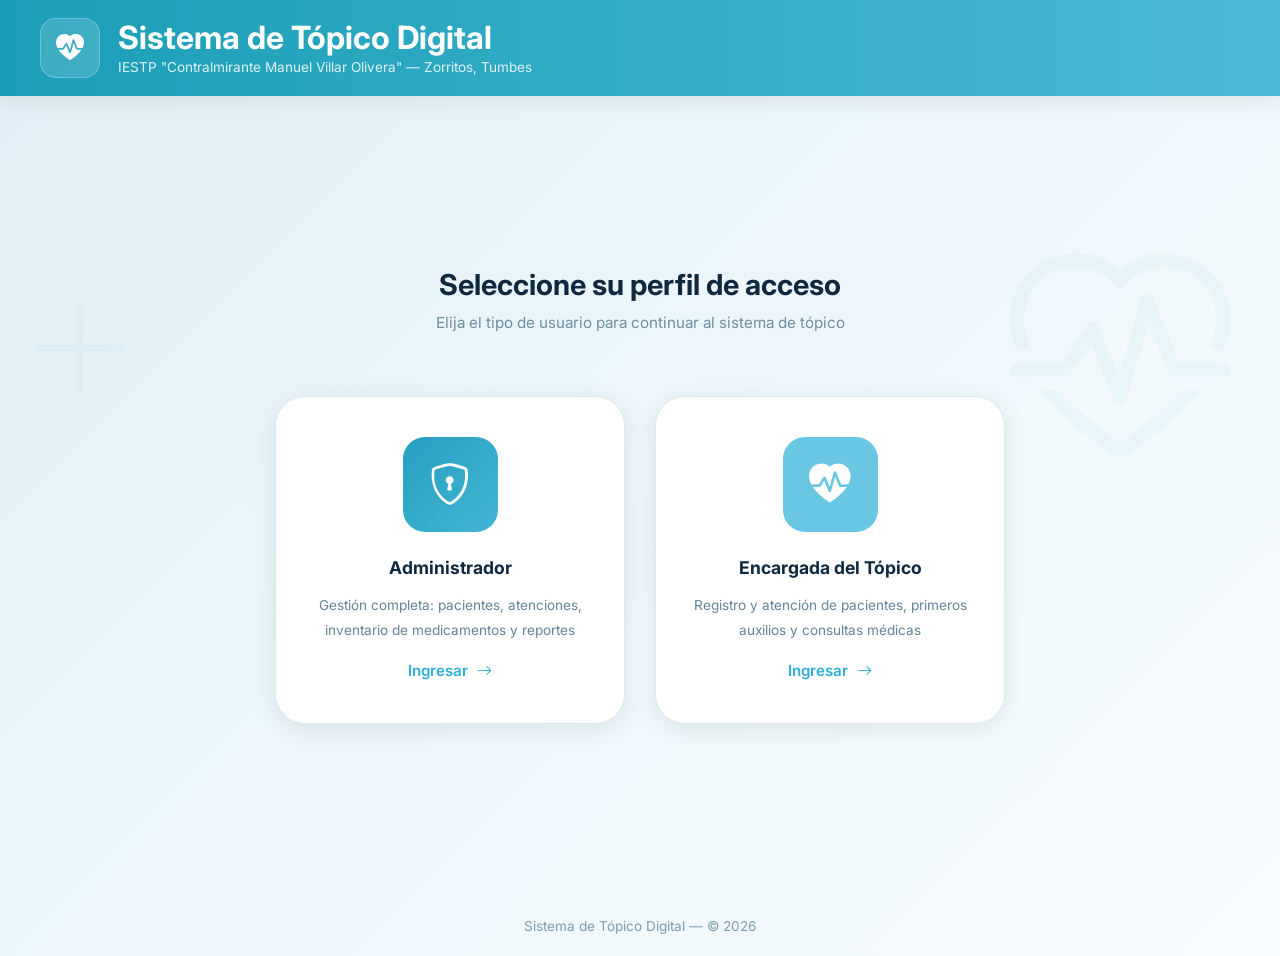
<file: index.html>
<!DOCTYPE html>
<html lang="es">
<head>
<meta charset="UTF-8">
<meta name="viewport" content="width=device-width, initial-scale=1.0">

<title>Sistema de Tópico Digital</title>

<link href="https://cdn.jsdelivr.net/npm/bootstrap@5.3.3/dist/css/bootstrap.min.css" rel="stylesheet">
<link rel="stylesheet" href="https://cdn.jsdelivr.net/npm/bootstrap-icons@1.11.3/font/bootstrap-icons.min.css">
<link href="https://fonts.googleapis.com/css2?family=Inter:wght@300;400;500;600;700&display=swap" rel="stylesheet">

<style>

*{
    margin:0;
    padding:0;
    box-sizing:border-box;
}

body{
    font-family:'Inter',sans-serif;
    min-height:100vh;
    background:linear-gradient(
        135deg,
        #dfeff5 0%,
        #edf7fb 50%,
        #f7fcfe 100%
    );
    overflow-x:hidden;
}

/* HEADER */

header{
    background:linear-gradient(
        90deg,
        #1b9eb7,
        #4bb9d6
    );

    padding:18px 40px;

    display:flex;
    align-items:center;
    gap:18px;

    box-shadow:0 5px 20px rgba(0,0,0,.08);
}

.logo-box{
    width:60px;
    height:60px;
    border-radius:16px;
    background:rgba(255,255,255,.15);
    border:1px solid rgba(255,255,255,.25);

    display:flex;
    justify-content:center;
    align-items:center;
}

.logo-box i{
    color:white;
    font-size:28px;
}

.header-text h1{
    color:white;
    font-size:2rem;
    font-weight:700;
    margin:0;
}

.header-text p{
    color:rgba(255,255,255,.85);
    font-size:.85rem;
    margin:0;
}

/* MAIN */

main{
    min-height:calc(100vh - 100px);

    display:flex;
    flex-direction:column;
    justify-content:center;
    align-items:center;

    padding:40px 20px;
}

.titulo{
    text-align:center;
    margin-bottom:45px;
}

.titulo h2{
    font-size:1.8rem;
    font-weight:700;
    color:#0f2940;
    margin-bottom:10px;
}

.titulo p{
    font-size:.95rem;
    color:#6d8ea0;
}

/* CARDS */

.cards{
    display:flex;
    gap:30px;
    flex-wrap:wrap;
    justify-content:center;
}

.card-sistema{
    width:350px;

    background:white;

    border-radius:30px;

    padding:40px 35px;

    text-align:center;

    cursor:pointer;

    border:1px solid #dceaf0;

    box-shadow:
    0 5px 25px rgba(0,0,0,.08);

    transition:.3s;
}

.card-sistema:hover{
    transform:translateY(-8px);

    box-shadow:
    0 15px 35px rgba(0,0,0,.12);
}

.icon-card{
    width:95px;
    height:95px;

    border-radius:22px;

    display:flex;
    align-items:center;
    justify-content:center;

    margin:0 auto 25px;
}

.admin{
    background:linear-gradient(
        135deg,
        #279fc0,
        #42b5d3
    );
}

.topico{
    background:#69c7e4;
}

.icon-card i{
    color:white;
    font-size:2.6rem;
}

.card-sistema h3{
    font-size:1.1rem;
    font-weight:700;
    color:#0f2940;
    margin-bottom:15px;
}

.card-sistema p{
    font-size:.85rem;
    color:#648497;
    line-height:1.8;
    margin-bottom:18px;
}

.ingresar{
    color:#2baed8;
    font-size:.95rem;
    font-weight:600;
}

.ingresar i{
    margin-left:5px;
}

/* ICONOS DECORATIVOS */

.decoracion{
    position:absolute;
    color:#8bcde2;
    opacity:.08;
    z-index:0;
}

.icono1{
    left:20px;
    top:260px;
    font-size:120px;
}

.icono2{
    right:50px;
    top:200px;
    font-size:220px;
}

/* FOOTER */

footer{
    text-align:center;
    color:#7f9db0;
    font-size:.85rem;
    padding:20px;
}

@media(max-width:768px){

    header{
        flex-direction:column;
        text-align:center;
    }

    .header-text h1{
        font-size:1.6rem;
    }

    .card-sistema{
        width:100%;
        max-width:350px;
    }

}

</style>

</head>
<body>

<i class="bi bi-plus-lg decoracion icono1"></i>
<i class="bi bi-heart-pulse decoracion icono2"></i>

<header>

<div class="logo-box">
<i class="bi bi-heart-pulse-fill"></i>
</div>

<div class="header-text">
<h1>Sistema de Tópico Digital</h1>
<p>IESTP "Contralmirante Manuel Villar Olivera" — Zorritos, Tumbes</p>
</div>

</header>

<main>

<div class="titulo">
<h2>Seleccione su perfil de acceso</h2>
<p>Elija el tipo de usuario para continuar al sistema de tópico</p>
</div>

<div class="cards">

    <!-- ADMINISTRADOR -->
    <div class="card-sistema"
    onclick="window.location.href='paginas/login-admin.html'">

        <div class="icon-card admin">
            <i class="bi bi-shield-lock"></i>
        </div>

        <h3>Administrador</h3>

        <p>
            Gestión completa: pacientes,
            atenciones, inventario de
            medicamentos y reportes
        </p>

        <div class="ingresar">
            Ingresar <i class="bi bi-arrow-right"></i>
        </div>

    </div>

    <!-- ENCARGADA DEL TÓPICO -->
    <div class="card-sistema"
    onclick="window.location.href='paginas/login-topico.html'">

        <div class="icon-card topico">
            <i class="bi bi-heart-pulse-fill"></i>
        </div>

        <h3>Encargada del Tópico</h3>

        <p>
            Registro y atención de pacientes,
            primeros auxilios y consultas
            médicas
        </p>

        <div class="ingresar">
            Ingresar <i class="bi bi-arrow-right"></i>
        </div>

    </div>

</div>

</main>

<footer>
Sistema de Tópico Digital — © 2026
</footer>

<script src="https://cdn.jsdelivr.net/npm/bootstrap@5.3.3/dist/js/bootstrap.bundle.min.js"></script>

</body>
</html>
</file>
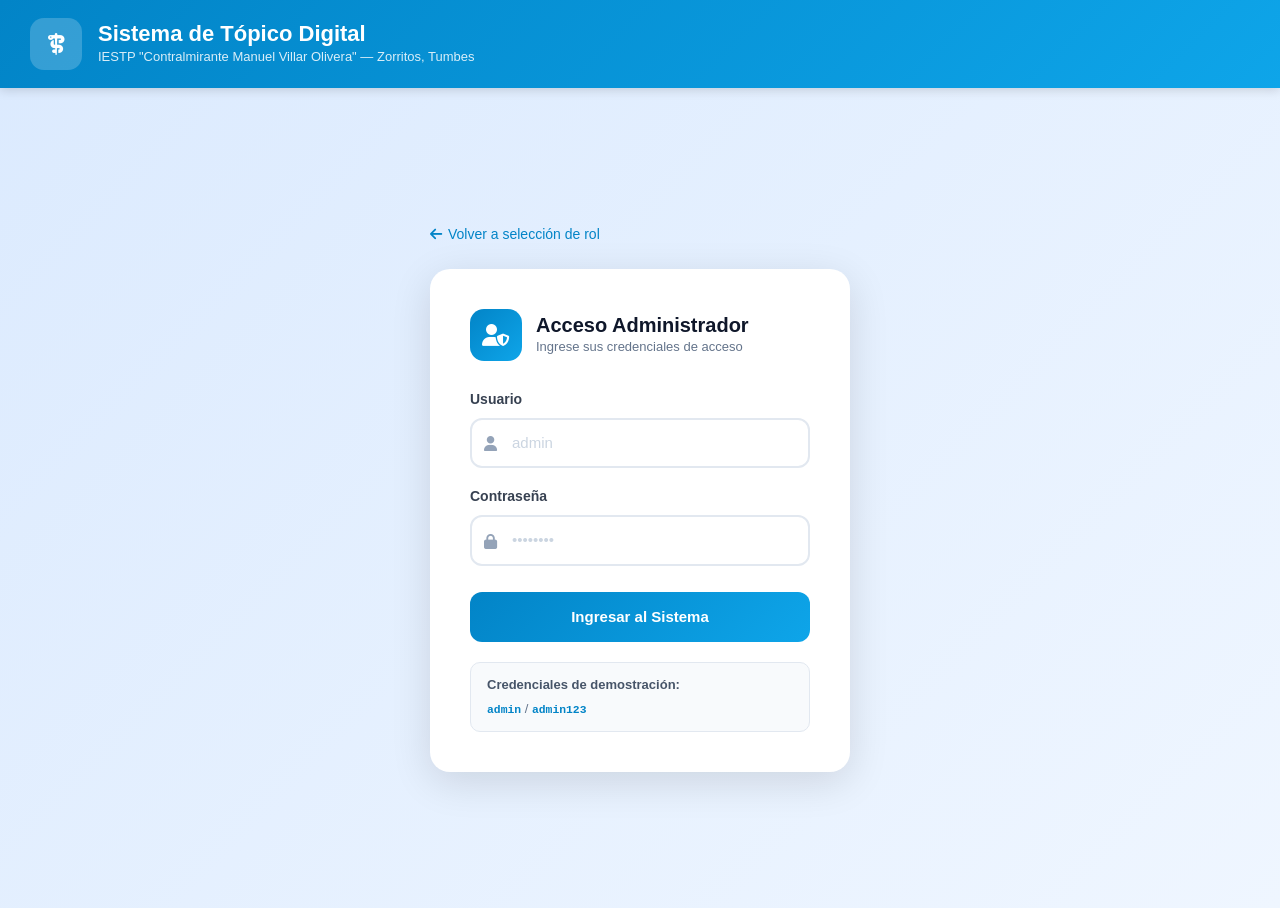
<file: paginas/login-admin.html>
<!DOCTYPE html>
<html lang="es">

<head>
    <meta charset="UTF-8">
    <meta name="viewport" content="width=device-width, initial-scale=1.0">
    <title>Acceso Administrador - Sistema de Tópico Digital</title>

    <!-- Bootstrap -->
    <link href="https://cdn.jsdelivr.net/npm/bootstrap@5.3.3/dist/css/bootstrap.min.css" rel="stylesheet">

    <!-- Iconos -->
    <link rel="stylesheet" href="https://cdnjs.cloudflare.com/ajax/libs/font-awesome/6.5.2/css/all.min.css">

    <style>
        * {
            margin: 0;
            padding: 0;
            box-sizing: border-box;
        }

        body {
            font-family: 'Segoe UI', sans-serif;
            background: linear-gradient(135deg, #dbeafe, #eff6ff);
            min-height: 100vh;
        }

        /* HEADER */
        .header {
            background: linear-gradient(135deg, #0284c7, #0ea5e9);
            padding: 18px 30px;
            display: flex;
            align-items: center;
            gap: 16px;
            box-shadow: 0 2px 10px rgba(0,0,0,0.15);
        }

        .header-icon {
            width: 52px;
            height: 52px;
            background: rgba(255,255,255,0.2);
            border-radius: 14px;
            display: flex;
            align-items: center;
            justify-content: center;
            font-size: 22px;
            color: white;
        }

        .header-text h1 {
            color: white;
            font-size: 22px;
            font-weight: 700;
            margin: 0;
        }

        .header-text p {
            color: rgba(255,255,255,0.85);
            font-size: 13px;
            margin: 0;
        }

        /* CONTENIDO */
        .contenido {
            min-height: calc(100vh - 80px);
            display: flex;
            flex-direction: column;
            align-items: center;
            justify-content: center;
            padding: 40px 20px;
        }

        .volver {
            align-self: flex-start;
            margin-left: calc((100% - 420px) / 2);
            margin-bottom: 24px;
            color: #0284c7;
            text-decoration: none;
            font-size: 14px;
            font-weight: 500;
            display: flex;
            align-items: center;
            gap: 6px;
            transition: 0.2s;
        }

        .volver:hover {
            color: #0369a1;
            gap: 10px;
        }

        /* TARJETA LOGIN */
        .card-login {
            background: white;
            border-radius: 20px;
            padding: 40px;
            width: 100%;
            max-width: 420px;
            box-shadow: 0 10px 40px rgba(0,0,0,0.12);
            animation: slideIn 0.4s ease;
        }

        @keyframes slideIn {
            from { opacity: 0; transform: translateY(20px); }
            to   { opacity: 1; transform: translateY(0); }
        }

        .card-header-login {
            display: flex;
            align-items: center;
            gap: 14px;
            margin-bottom: 28px;
        }

        .icono-admin {
            width: 52px;
            height: 52px;
            background: linear-gradient(135deg, #0284c7, #0ea5e9);
            border-radius: 14px;
            display: flex;
            align-items: center;
            justify-content: center;
            color: white;
            font-size: 22px;
        }

        .card-header-login h2 {
            font-size: 20px;
            font-weight: 700;
            color: #0f172a;
            margin: 0;
        }

        .card-header-login p {
            font-size: 13px;
            color: #64748b;
            margin: 0;
        }

        /* INPUTS */
        .campo {
            margin-bottom: 18px;
        }

        .campo label {
            display: block;
            font-size: 14px;
            font-weight: 600;
            color: #374151;
            margin-bottom: 8px;
        }

        .input-wrapper {
            position: relative;
        }

        .input-wrapper i {
            position: absolute;
            left: 14px;
            top: 50%;
            transform: translateY(-50%);
            color: #94a3b8;
            font-size: 15px;
        }

        .input-wrapper input {
            width: 100%;
            padding: 12px 14px 12px 40px;
            border: 2px solid #e2e8f0;
            border-radius: 12px;
            font-size: 15px;
            color: #1e293b;
            transition: 0.2s;
            outline: none;
        }

        .input-wrapper input:focus {
            border-color: #0ea5e9;
            box-shadow: 0 0 0 3px rgba(14,165,233,0.15);
        }

        .input-wrapper input::placeholder {
            color: #cbd5e1;
        }

        /* BOTÓN */
        .btn-ingresar {
            width: 100%;
            padding: 14px;
            background: linear-gradient(135deg, #0284c7, #0ea5e9);
            color: white;
            border: none;
            border-radius: 12px;
            font-size: 15px;
            font-weight: 600;
            cursor: pointer;
            margin-top: 8px;
            transition: 0.2s;
        }

        .btn-ingresar:hover {
            background: linear-gradient(135deg, #0369a1, #0284c7);
            transform: translateY(-1px);
            box-shadow: 0 6px 20px rgba(2,132,199,0.35);
        }

        .btn-ingresar:active {
            transform: translateY(0);
        }

        /* CREDENCIALES DEMO */
        .demo-creds {
            background: #f8fafc;
            border: 1px solid #e2e8f0;
            border-radius: 10px;
            padding: 12px 16px;
            margin-top: 20px;
            font-size: 13px;
            color: #64748b;
        }

        .demo-creds strong {
            color: #475569;
            display: block;
            margin-bottom: 4px;
        }

        .demo-creds code {
            color: #0284c7;
            font-weight: 600;
        }

        /* ALERTA ERROR */
        .alerta-error {
            background: #fef2f2;
            border: 1px solid #fecaca;
            color: #dc2626;
            border-radius: 10px;
            padding: 10px 14px;
            font-size: 13px;
            margin-bottom: 16px;
            display: none;
        }

        @media (max-width: 500px) {
            .volver {
                margin-left: 0;
            }
        }
    </style>
</head>

<body>

    <!-- HEADER -->
    <div class="header">
        <div class="header-icon">
            <i class="fa-solid fa-staff-snake"></i>
        </div>
        <div class="header-text">
            <h1>Sistema de Tópico Digital</h1>
            <p>IESTP "Contralmirante Manuel Villar Olivera" — Zorritos, Tumbes</p>
        </div>
    </div>

    <!-- CONTENIDO -->
    <div class="contenido">

        <a href="../index.html" class="volver">
            <i class="fa-solid fa-arrow-left"></i> Volver a selección de rol
        </a>

        <div class="card-login">

            <!-- Cabecera -->
            <div class="card-header-login">
                <div class="icono-admin">
                    <i class="fa-solid fa-user-shield"></i>
                </div>
                <div>
                    <h2>Acceso Administrador</h2>
                    <p>Ingrese sus credenciales de acceso</p>
                </div>
            </div>

            <!-- Alerta error -->
            <div class="alerta-error" id="alertaError">
                <i class="fa-solid fa-circle-exclamation"></i>
                Usuario o contraseña incorrectos
            </div>

            <!-- Formulario -->
            <div class="campo">
                <label for="usuario">Usuario</label>
                <div class="input-wrapper">
                    <i class="fa-solid fa-user"></i>
                    <input type="text" id="usuario" placeholder="admin">
                </div>
            </div>

            <div class="campo">
                <label for="contrasena">Contraseña</label>
                <div class="input-wrapper">
                    <i class="fa-solid fa-lock"></i>
                    <input type="password" id="contrasena" placeholder="••••••••">
                </div>
            </div>

            <button class="btn-ingresar" onclick="iniciarSesion()">
                Ingresar al Sistema
            </button>

            <!-- Credenciales demo -->
            <div class="demo-creds">
                <strong>Credenciales de demostración:</strong>
                <code>admin</code> / <code>admin123</code>
            </div>

        </div>

    </div>

    <script>
        function iniciarSesion() {
            const usuario = document.getElementById('usuario').value.trim();
            const contrasena = document.getElementById('contrasena').value.trim();
            const alerta = document.getElementById('alertaError');

            if (usuario === 'admin' && contrasena === 'admin123') {
                alerta.style.display = 'none';
                // Redirigir al dashboard del administrador
                window.location.href = 'dashboard-admin.html';
            } else {
                alerta.style.display = 'block';
            }
        }

        // Permitir Enter para iniciar sesión
        document.addEventListener('keydown', function(e) {
            if (e.key === 'Enter') iniciarSesion();
        });
    </script>

</body>
</html>
</file>
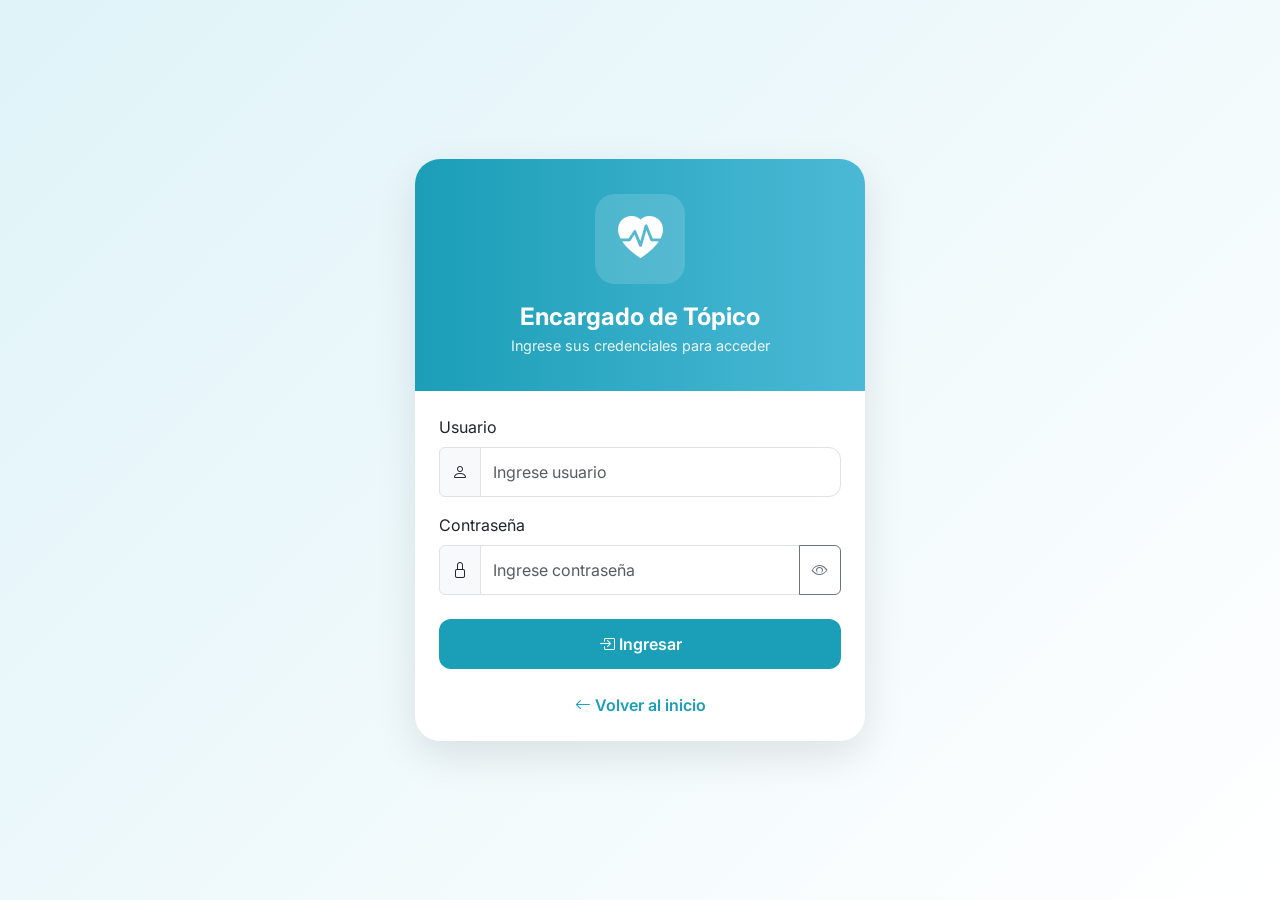
<file: paginas/login-topico.html>
<!DOCTYPE html>
<html lang="es">

<head>
    <meta charset="UTF-8">
    <meta name="viewport" content="width=device-width, initial-scale=1.0">

    <title>Acceso Encargado de Tópico</title>

    <link href="https://cdn.jsdelivr.net/npm/bootstrap@5.3.3/dist/css/bootstrap.min.css" rel="stylesheet">

    <link rel="stylesheet"
        href="https://cdn.jsdelivr.net/npm/bootstrap-icons@1.11.3/font/bootstrap-icons.min.css">

    <link href="https://fonts.googleapis.com/css2?family=Inter:wght@300;400;500;600;700&display=swap"
        rel="stylesheet">

    <style>
        * {
            font-family: 'Inter', sans-serif;
        }

        body {
            min-height: 100vh;
            background: linear-gradient(135deg, #dff3f8, #ffffff);
            display: flex;
            justify-content: center;
            align-items: center;
            padding: 20px;
        }

        .login-card {
            width: 100%;
            max-width: 450px;
            border: none;
            border-radius: 25px;
            overflow: hidden;
            box-shadow: 0 15px 40px rgba(0, 0, 0, .10);
        }

        .card-header-custom {
            background: linear-gradient(90deg, #1b9eb7, #4bb9d6);
            text-align: center;
            padding: 35px;
            color: white;
        }

        .icono-medico {
            width: 90px;
            height: 90px;
            background: rgba(255, 255, 255, .15);
            border-radius: 20px;
            display: flex;
            justify-content: center;
            align-items: center;
            margin: auto;
            margin-bottom: 15px;
        }

        .icono-medico i {
            font-size: 45px;
            color: white;
        }

        .titulo {
            font-size: 1.5rem;
            font-weight: 700;
        }

        .subtitulo {
            font-size: .9rem;
            opacity: .9;
        }

        .form-control {
            height: 50px;
            border-radius: 12px;
        }

        .btn-ingresar {
            background: #1b9eb7;
            color: white;
            height: 50px;
            border: none;
            border-radius: 12px;
            font-weight: 600;
        }

        .btn-ingresar:hover {
            background: #16879d;
            color: white;
        }

        .volver {
            text-decoration: none;
            color: #1b9eb7;
            font-weight: 600;
        }

        .volver:hover {
            color: #16879d;
        }
    </style>

</head>

<body>

    <div class="card login-card">

        <div class="card-header-custom">

            <div class="icono-medico">
                <i class="bi bi-heart-pulse-fill"></i>
            </div>

            <div class="titulo">
                Encargado de Tópico
            </div>

            <div class="subtitulo">
                Ingrese sus credenciales para acceder
            </div>

        </div>

        <div class="card-body p-4">

            <form id="formLogin">

                <div class="mb-3">

                    <label class="form-label">
                        Usuario
                    </label>

                    <div class="input-group">

                        <span class="input-group-text">
                            <i class="bi bi-person"></i>
                        </span>

                        <input type="text"
                            id="usuario"
                            class="form-control"
                            placeholder="Ingrese usuario"
                            required>

                    </div>

                </div>

                <div class="mb-4">

                    <label class="form-label">
                        Contraseña
                    </label>

                    <div class="input-group">

                        <span class="input-group-text">
                            <i class="bi bi-lock"></i>
                        </span>

                        <input type="password"
                            id="password"
                            class="form-control"
                            placeholder="Ingrese contraseña"
                            required>

                        <button type="button"
                            class="btn btn-outline-secondary"
                            onclick="mostrarPassword()">

                            <i id="iconoOjo" class="bi bi-eye"></i>

                        </button>

                    </div>

                </div>

                <button type="submit"
                    class="btn btn-ingresar w-100">

                    <i class="bi bi-box-arrow-in-right"></i>
                    Ingresar

                </button>

            </form>

            <div class="text-center mt-4">

                <a href="../index.html" class="volver">

                    <i class="bi bi-arrow-left"></i>
                    Volver al inicio

                </a>

            </div>

        </div>

    </div>

    <script>

        function mostrarPassword() {

            const password =
                document.getElementById("password");

            const icono =
                document.getElementById("iconoOjo");

            if (password.type === "password") {

                password.type = "text";

                icono.classList.remove("bi-eye");
                icono.classList.add("bi-eye-slash");

            } else {

                password.type = "password";

                icono.classList.remove("bi-eye-slash");
                icono.classList.add("bi-eye");

            }
        }

        document.getElementById("formLogin")
            .addEventListener("submit", function (e) {

                e.preventDefault();

                let usuario =
                    document.getElementById("usuario").value;

                let password =
                    document.getElementById("password").value;

                if (
                    usuario === "topico" &&
                    password === "123456"
                ) {

                    alert("Bienvenido al sistema");

                    window.location.href =
                        "dashboard-topico.html";

                }
                else {

                    alert(
                        "Usuario o contraseña incorrectos"
                    );

                }

            });

    </script>

</body>

</html>
</file>
